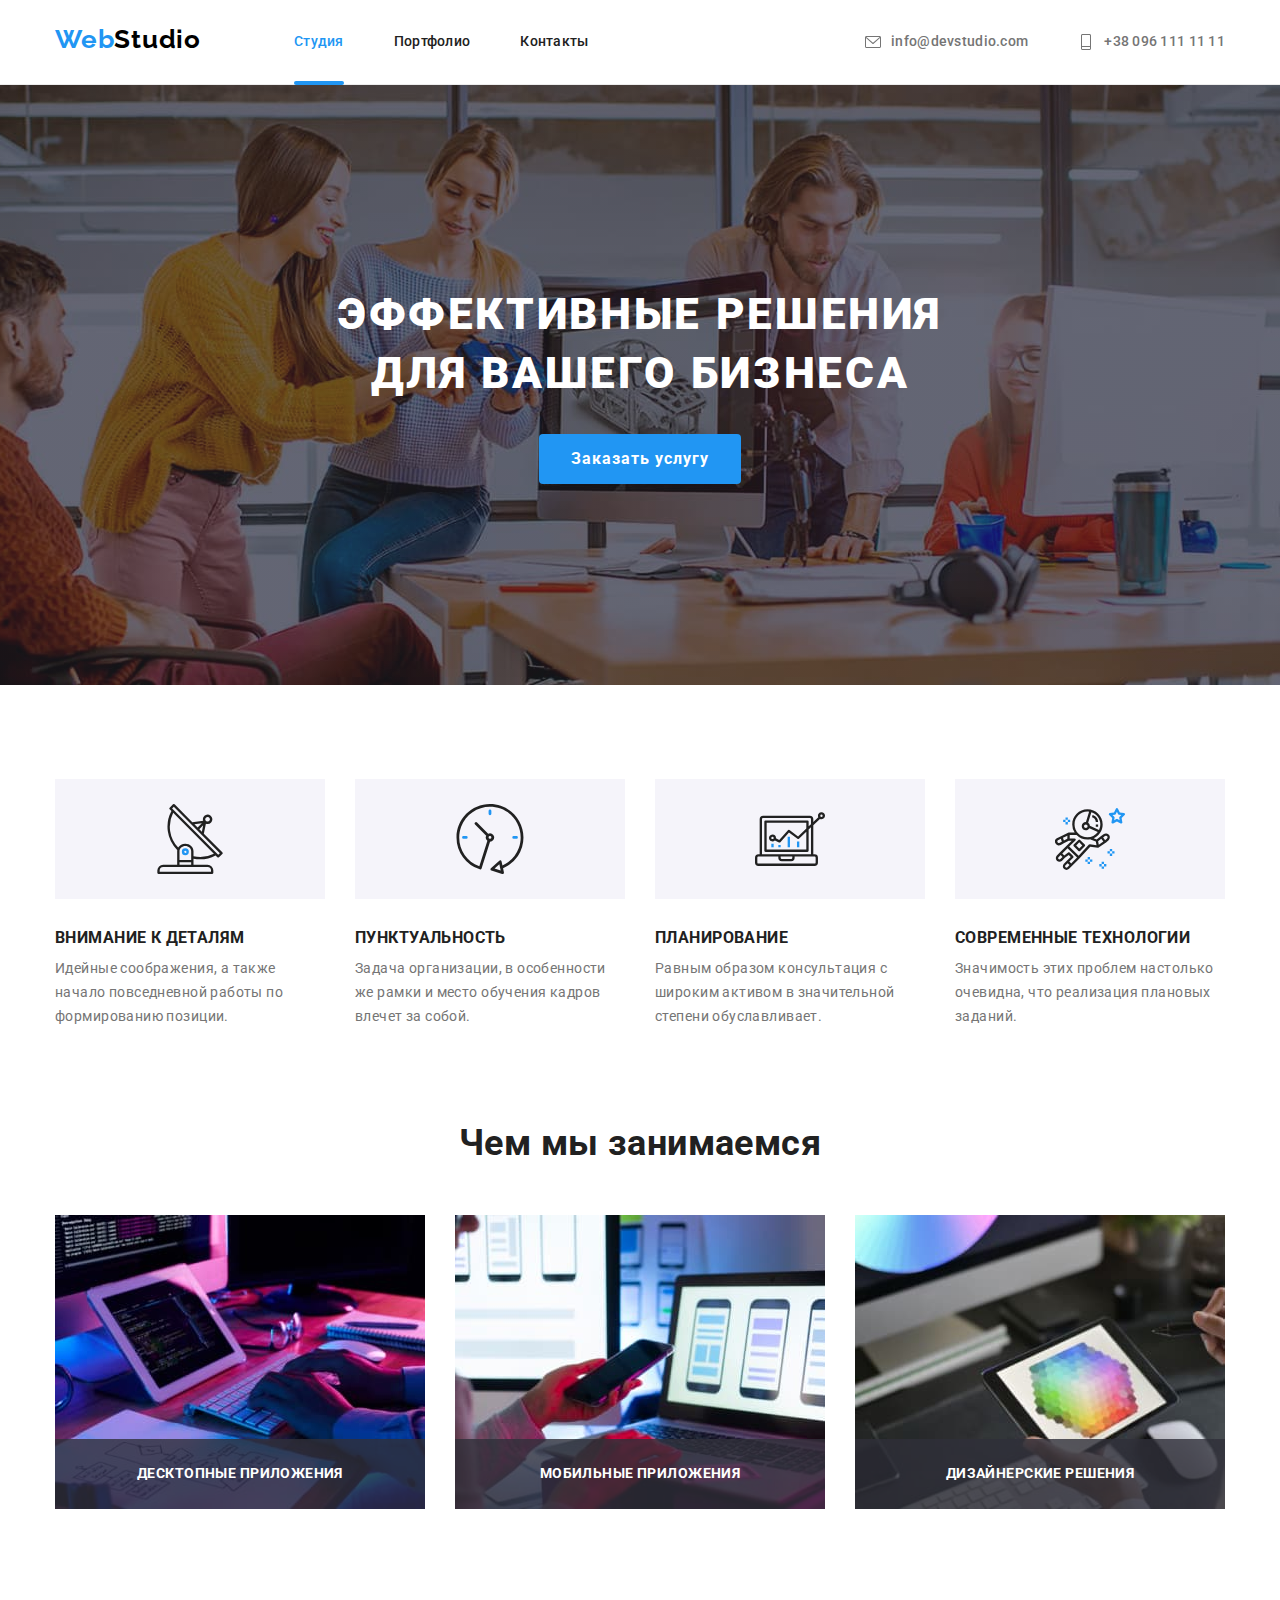
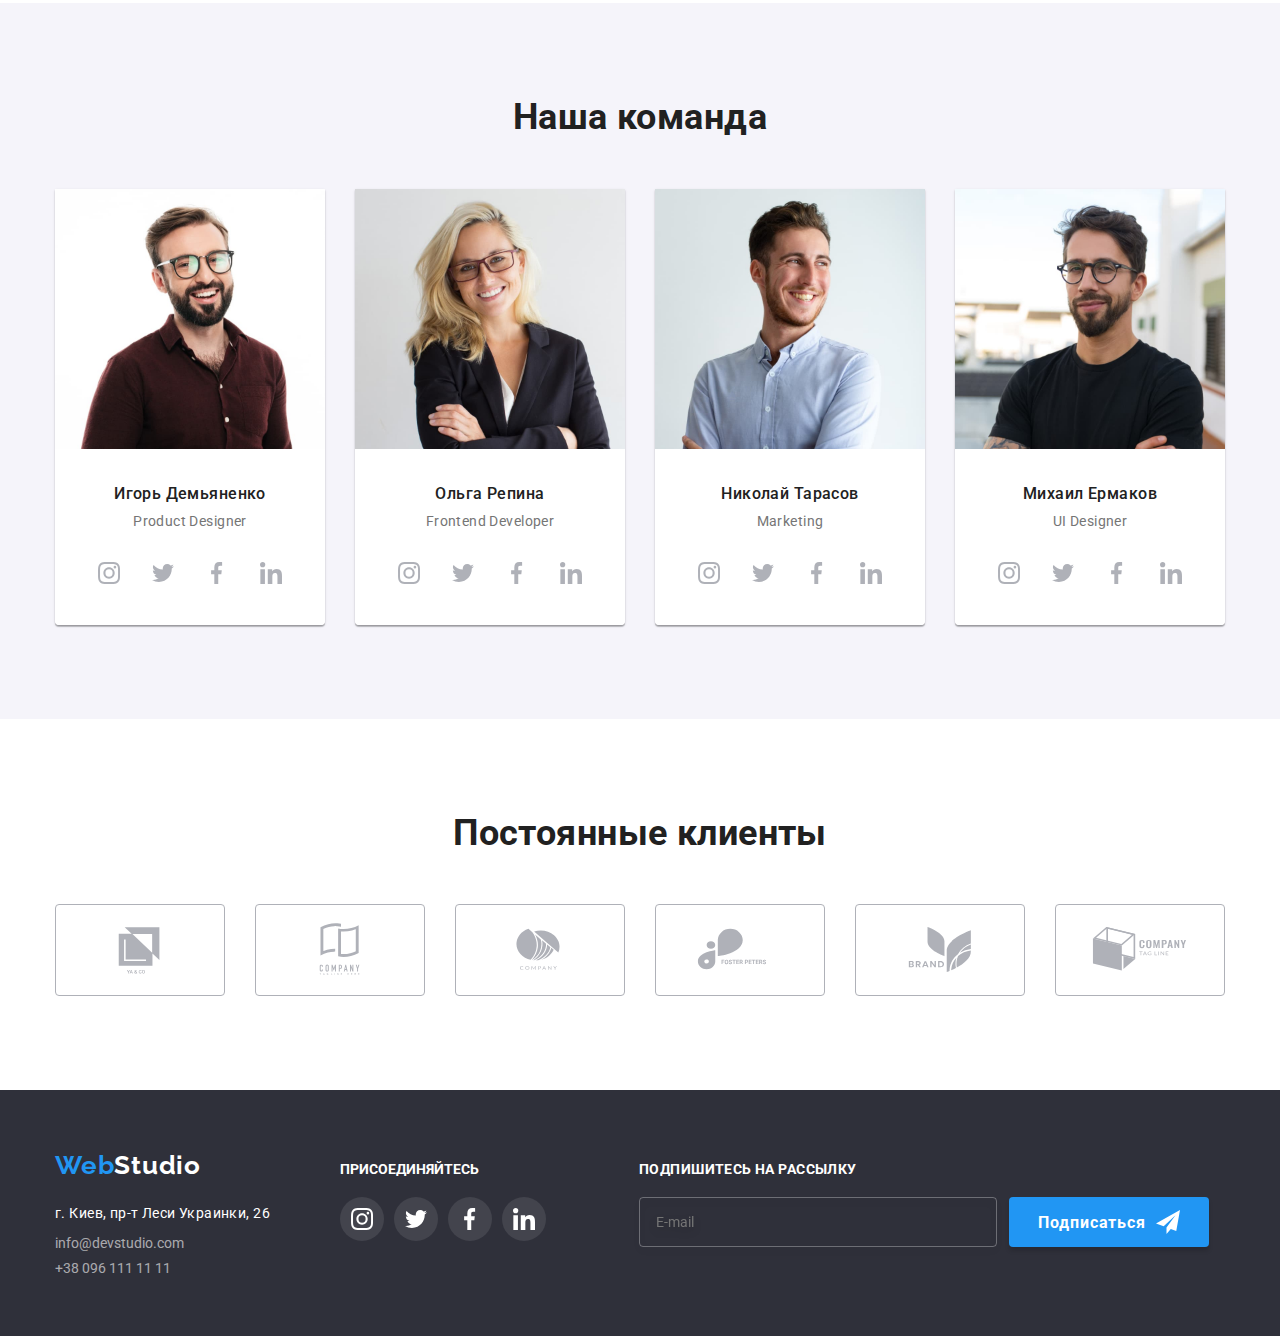
<file: index.html>
<!DOCTYPE html>
<html lang="ru">
<head>
   <meta charset="UTF-8">
   <meta http-equiv="X-UA-Compatible" content="IE=edge">
   <meta name="viewport" content="width=device-width, initial-scale=1.0">
   <title>Студия</title>
   <link href="https://fonts.googleapis.com/css2?family=Raleway:wght@700&family=Roboto:wght@400;500;700;900&display=swap"
      rel="stylesheet">
<link rel="stylesheet" href="https://cdnjs.cloudflare.com/ajax/libs/modern-normalize/1.1.0/modern-normalize.min.css" />
   <link rel="stylesheet" href="./css/styles.css">
</head>
<body>
      <!-- ----------------------------------------------------Header -->
   <header class="header">
      <div class="container head">
      <a href="./index.html" rel="noopener noreferrer" class="logo" lang="en">Web<span class="logo-primary">Studio</span></a>
      <nav class="nav">
         <ul class="nav-list">
            <li class="nav-item"><a class="nav-link curent" href="./index.html">Студия</a></li>
            <li class="nav-item"><a class="nav-link" href="./portfolio.html">Портфолио</a></li>
            <li class="nav-item"><a class="nav-link" href="">Контакты</a></li>
         </ul>
      </nav>
         <ul class="contact-list">
            <li class="contact-item">
               <a class="contact-link" href="mailto:info@devstudio.com"><svg class="icon-contact">
                  <use href="./images/icons-svg/symbol-defs.svg#icon-mail-icon" ></use>
               </svg>info@devstudio.com</a></li>
            <li class="contact-item">
               <a class="contact-link" href="tel:+380961111111"><svg class="icon-contact">
                  <use href="./images/icons-svg/symbol-defs.svg#icon-phone-icon" ></use>
               </svg>+38 096 111 11 11</a>
            </li>
         </ul>
      </div>
   </header>
   <main>
      <!------------------------------------------------------ Hero -->
         <section class="section main">
            <h1 class="main-title">Эффективные решения для вашего бизнеса</h1>
            <button class="main-button" type="button" data-modal-open>Заказать услугу</button>
         </section>
      <!-- -----------------------------------------------Особенности -->
      <section class="section features">
         <div class="container features">
            <h2 class="visually-hidden">Особенности</h2>
            <ul class="features-list">
               <li class="features-item">
                  <div class="features-icon-container">
                     <svg class="icon-features">
                        <use href="./images/features-icon/features-icon.svg#icon-antenna1"></use>
                     </svg>
                  </div>
                  <h3 class="features-caption">Внимание к деталям</h3>
                  <p class="features-text">Идейные соображения, а также начало повседневной работы по формированию позиции.</p>
               </li>
               <li class="features-item">
                  <div class="features-icon-container">
                     <svg class="icon-features">
                        <use href="./images/features-icon/features-icon.svg#icon-clock2"></use>
                     </svg>
                  </div>
                  <h3 class="features-caption">Пунктуальность</h3>
                  <p class="features-text">Задача организации, в особенности же рамки и место обучения кадров влечет за собой.</p>
               </li>
               <li class="features-item">
                  <div class="features-icon-container">
                     <svg class="icon-features">
                        <use href="./images/features-icon/features-icon.svg#icon-diagram3"></use>
                     </svg>
                  </div>
                  <h3 class="features-caption">Планирование</h3>
                  <p class="features-text">Равным образом консультация с широким активом в значительной степени обуславливает.</p>
               </li>
               <li class="features-item">
                  <div class="features-icon-container">
                     <svg class="icon-features">
                        <use href="./images/features-icon/features-icon.svg#icon-astronaut-4"></use>
                     </svg>
                  </div>
                  <h3 class="features-caption">Современные технологии</h3>
                  <p class="features-text">Значимость этих проблем настолько очевидна, что реализация плановых заданий.</p>
               </li>
            </ul>
         </div>
      </section>
      <!-- ---------------------------------------------Чем занимаемся -->
      <section class="section work">
         <div class="container work">
            <h2 class="work-title">Чем мы занимаемся</h2>
            <ul class="work-list">
               <li class="work-item">
                  <div class="work-overlay-box">
                     <p class="work-overlay-caption">Десктопные приложения</p>
                  </div>
                  <img class="work-image" width="370" height="294" src="./images/img.jpg" alt="кодирование">
               </li>
               <li class="work-item">
                  <div class="work-overlay-box">
                     <p class="work-overlay-caption">Мобильные приложения</p>
                  </div>
                  <img class="work-image" width="370" height="294" src="./images/img1.jpg" alt="сервис">
               </li>
               <li class="work-item">
                  <div class="work-overlay-box">
                     <p class="work-overlay-caption">Дизайнерские решения</p>
                  </div>
                  <img class="work-image" width="370" height="294" src="./images/img2.jpg" alt="дизайн">
               </li>
            </ul>
         </div>
      </section>
      <!-- ---------------------------------------------Наша команда -->
      <section class="section team ">
         <div class="container team">
            <h2 class="team-title">Наша команда</h2>
            <ul class="team-list">
               <li class="team-item">
                  <img width="270" height="260" src="./images/person1.jpg" alt="персонал1">
                  <div class="team-box">
                     <h3 class="team-caption">Игорь Демьяненко</h3>
                     <p class="team-text" lang="en">Product Designer</p>
                     <ul class="team-icon-list">
                        <li class="team-icon-item">
                           <a href="#" class="team-icon-link">
                              <svg class="icon-team">
                                 <use href="./images/icons-svg/symbol-defs.svg#icon-instagram-icon"></use>
                              </svg>
                           </a>
                        </li>
                        <li class="team-icon-item">
                           <a href="#" class="team-icon-link">
                              <svg class="icon-team">
                                 <use href="./images/icons-svg/symbol-defs.svg#icon-twitter-icon"></use>
                              </svg>
                           </a>
                        </li>
                        <li class="team-icon-item">
                           <a href="#" class="team-icon-link">
                              <svg class="icon-team">
                                 <use href="./images/icons-svg/symbol-defs.svg#icon-facebook-icon"></use>
                              </svg>
                           </a>
                        </li>
                        <li class="team-icon-item">
                           <a href="#" class="team-icon-link">
                              <svg class="icon-team">
                                 <use href="./images/icons-svg/symbol-defs.svg#icon-linkedin-icon"></use>
                              </svg>
                           </a>
                        </li>
                     </ul>
                  </div>
               </li>
               <li class="team-item">
                  <img width="270" height="260" src="./images/person2.jpg" alt="персонал2">
                  <div class="team-box">
                     <h3 class="team-caption">Ольга Репина</h3>
                     <p class="team-text" lang="en">Frontend Developer</p>
                     <ul class="team-icon-list">
                        <li class="team-icon-item">
                           <a href="#" class="team-icon-link">
                              <svg class="icon-team">
                                 <use href="./images/icons-svg/symbol-defs.svg#icon-instagram-icon"></use>
                              </svg>
                           </a>
                        </li>
                        <li class="team-icon-item">
                           <a href="#" class="team-icon-link">
                              <svg class="icon-team">
                                 <use href="./images/icons-svg/symbol-defs.svg#icon-twitter-icon"></use>
                              </svg>
                           </a>
                        </li>
                        <li class="team-icon-item">
                           <a href="#" class="team-icon-link">
                              <svg class="icon-team">
                                 <use href="./images/icons-svg/symbol-defs.svg#icon-facebook-icon"></use>
                              </svg>
                           </a>
                        </li>
                        <li class="team-icon-item">
                           <a href="#" class="team-icon-link">
                              <svg class="icon-team">
                                 <use href="./images/icons-svg/symbol-defs.svg#icon-linkedin-icon"></use>
                              </svg>
                           </a>
                        </li>
                     </ul>
                  </div>
               </li>
               <li class="team-item">
                  <img width="270" height="260" src="./images/person3.jpg" alt="персонал3">
                  <div class="team-box">
                     <h3 class="team-caption">Николай Тарасов</h3>
                     <p class="team-text" lang="en">Marketing</p>
                     <ul class="team-icon-list">
                        <li class="team-icon-item">
                           <a href="#" class="team-icon-link">
                              <svg class="icon-team">
                                 <use href="./images/icons-svg/symbol-defs.svg#icon-instagram-icon"></use>
                              </svg>
                           </a>
                        </li>
                        <li class="team-icon-item">
                           <a href="#" class="team-icon-link">
                              <svg class="icon-team">
                                 <use href="./images/icons-svg/symbol-defs.svg#icon-twitter-icon"></use>
                              </svg>
                           </a>
                        </li>
                        <li class="team-icon-item">
                           <a href="#" class="team-icon-link">
                              <svg class="icon-team">
                                 <use href="./images/icons-svg/symbol-defs.svg#icon-facebook-icon"></use>
                              </svg>
                           </a>
                        </li>
                        <li class="team-icon-item">
                           <a href="#" class="team-icon-link">
                              <svg class="icon-team">
                                 <use href="./images/icons-svg/symbol-defs.svg#icon-linkedin-icon"></use>
                              </svg>
                           </a>
                        </li>
                     </ul>
                   </div>
               </li>
               <li class="team-item">
                  <img width="270" height="260" src="./images/person4.jpg" alt="персонал4">
                  <div class="team-box">
                     <h3 class="team-caption">Михаил Ермаков</h3>
                     <p class="team-text" lang="en">UI Designer</p>
                     <ul class="team-icon-list">
                        <li class="team-icon-item">
                           <a href="#" class="team-icon-link">
                              <svg class="icon-team">
                                 <use href="./images/icons-svg/symbol-defs.svg#icon-instagram-icon"></use>
                              </svg>
                           </a>
                        </li>
                        <li class="team-icon-item">
                           <a href="#" class="team-icon-link">
                              <svg class="icon-team">
                                 <use href="./images/icons-svg/symbol-defs.svg#icon-twitter-icon"></use>
                              </svg>
                           </a>
                        </li>
                        <li class="team-icon-item">
                           <a href="#" class="team-icon-link">
                              <svg class="icon-team">
                                 <use href="./images/icons-svg/symbol-defs.svg#icon-facebook-icon"></use>
                              </svg>
                           </a>
                        </li>
                        <li class="team-icon-item">
                           <a href="#" class="team-icon-link">
                              <svg class="icon-team">
                                 <use href="./images/icons-svg/symbol-defs.svg#icon-linkedin-icon"></use>
                              </svg>
                           </a>
                        </li>
                     </ul>
                  </div>
               </li>
            </ul>
         </div>
      </section>
      <!-- -----------------------------------------------Наши партнеры -->
      <section class="section client">
         <div class="container client">
            <h2 class="client-title">Постоянные клиенты</h2>
            <ul class="client-list">
               <li class="client-item">
                  <a href="#" class="client-link">
                     <svg class="logo-client">
                        <use href="./images/logo/logo-defs.svg#icon-logo1" ></use>
                     </svg>   
                  </a>
               </li>
               <li class="client-item">
                  <a href="#" class="client-link">
                     <svg class="logo-client">
                        <use href="./images/logo/logo-defs.svg#icon-logo2"></use>
                     </svg>
                  </a>
               </li>
               <li class="client-item">
                  <a href="#" class="client-link">
                     <svg class="logo-client">
                        <use href="./images/logo/logo-defs.svg#icon-logo3"></use>
                     </svg>
                  </a>
               </li>
               <li class="client-item">
                  <a href="#" class="client-link">
                     <svg class="logo-client">
                        <use href="./images/logo/logo-defs.svg#icon-logo4"></use>
                     </svg>
                  </a>
               </li>
               <li class="client-item">
                  <a href="#" class="client-link">
                     <svg class="logo-client">
                        <use href="./images/logo/logo-defs.svg#icon-logo5"></use>
                     </svg>
                  </a>
               </li>
               <li class="client-item">
                  <a href="#" class="client-link">
                     <svg class="logo-client">
                        <use href="./images/logo/logo-defs.svg#icon-logo6"></use>
                     </svg>
                  </a>
               </li>
            </ul>
         </div>
      </section>
   </main>
   <!-------------------------------------------------------Footer -->
   <footer class="footer">
      <div class="container container-footer">
        <div class="container-logo">
         <a href="./index.html" rel="noopener noreferrer" class="logo" lang="en">Web<span
            class="logo-secondary">Studio</span></a>
         <address class="address">
            <p class="address-destination">г. Киев, пр-т Леси Украинки, 26</p>
            <ul class="address-list">
               <li class="address-item"><a class="address-contact" href="mailto:info@devstudio.com">info@devstudio.com</a></li>
               <li class="address-item"><a class="address-contact" href="tel:+380961111111">+38 096 111 11 11</a></li>
            </ul>
         </address>
        </div>
        <div class="container-join">
           <p class="join-title">
            присоединяйтесь
           </p>
           <ul class="join-list">
              <li class="join-items">
                 <a href="#" class="join-link"> 
                  <svg class="icon-join">
                     <use href="./images/icons-svg/symbol-defs.svg#icon-instagram-icon"></use>
                  </svg>
                 </a>
               </li>
              <li class="join-items">
                 <a href="#" class="join-link">
                 <svg class="icon-join">
                    <use href="./images/icons-svg/symbol-defs.svg#icon-twitter-icon" ></use>
                 </svg>   
                  </a>
               </li>
              <li class="join-items">
                 <a href="#" class="join-link">
                  <svg class="icon-join">
                     <use href="./images/icons-svg/symbol-defs.svg#icon-facebook-icon" ></use>
                  </svg>                 
                 </a>
               </li>
              <li class="join-items">
                 <a href="#" class="join-link">
                  <svg class="icon-join">
                     <use href="./images/icons-svg/symbol-defs.svg#icon-linkedin-icon" ></use>
                  </svg>                     
                 </a>
               </li>
           </ul>
        </div>
        <div class="container-sign-up">
           <form action="" class="sugn-up-form" >
              <div class="sign-up-box">
                  <label for="sign-up-mail" class="sign-up-label">Подпишитесь на рассылку</label>
                  <input type="email" name="sign-up-mail" id="sign-up-mail" class="sign-up-input" placeholder="E-mail">
              </div>
            </form>
              <div class="sign-up-button">
                  <button type="submit" class="sign-btn">Подписаться<svg class="sign-up-button-icon">
                     <use href="./images/modal-icon/symbol-defs.svg#icon-sign-up"></use>
                  </svg></button> 
               </div>
        </div>
      </div>
   </footer>
            <div class="backdrop is-hidden" data-modal>
               <div class="modal">
                  <button class="close" data-modal-close>
                     <svg class="icon-button">
                        <use href="./images/modal-icon/symbol-defs.svg#icon-close-black"></use>
                     </svg>
                  </button>
                  <button type="submit" class="modal-button-submit">Отправить</button>
                  <p class="modal-title">Оставьте свои данные, мы вам перезвоним</p>
                  <form action="" class="modal-form" autocomplete="on">
                     <div class="modal-box">
                        <div class="modal-form-box">
                           <label for="user-name" class="modal-label">Имя</label>
                           <div class="box-icon-input">
                              <input type="text" name="user-name" id="user-name" class="modal-input">
                              <svg class="modal-icon-svg">
                                 <use href="./images/modal-icon/symbol-defs.svg#icon-name"></use>
                              </svg>
                           </div>
                        </div>
                        <div class="modal-form-box">
                           <label for="user-tel" class="modal-label">Телефон</label>
                           <div class="box-icon-input">
                              <input type="tel" name="user-tel" id="user-tel" class="modal-input">
                              <svg class="modal-icon-svg">
                                 <use href="./images/modal-icon/symbol-defs.svg#icon-tel"></use>
                              </svg>
                           </div>
                        </div>
                        <div class="modal-form-box">
                           <label for="user-mail" class="modal-label">Почта</label>
                           <div class="box-icon-input">
                              <input type="mail" name="user-mail" id="user-mail" class="modal-input">
                              <svg class="modal-icon-svg">
                                 <use href="./images/modal-icon/symbol-defs.svg#icon-mail"></use>
                              </svg>
                           </div>
                        </div>
                        <div class="modal-form-box">
                           <label for="user-comment" class="modal-label">Комментарий</label>
                           <textarea name="user-comment" id="user-comment" cols="30" rows="10" placeholder="Введите текст"
                              class="modal-area-comment"></textarea>
                        </div>
                        <div class="modal-form-checkbox">
                           <input type="checkbox" name="user-policy" id="user-policy" class="modal-input-policy visually-hidden">
                           <label for="user-policy" class="modal-policy-text"><span class="border-checkbox">
                                 <svg class="icon-check" width="16" height="15">
                                    <use href="./images/checkbox/checkbox-icon.svg#icon-check"></use>
                                 </svg>
                              </span>
                              Соглашаюсь с рассылкой и принимаю
                              <a href="#" class="modal-policy-link">Условия договора</a>
                           </label>
                        </div>
                     </div>
                  </form> 
               </div>
            </div>

   <script src="./js/modal.js"></script>
 </body>
</html>
</file>
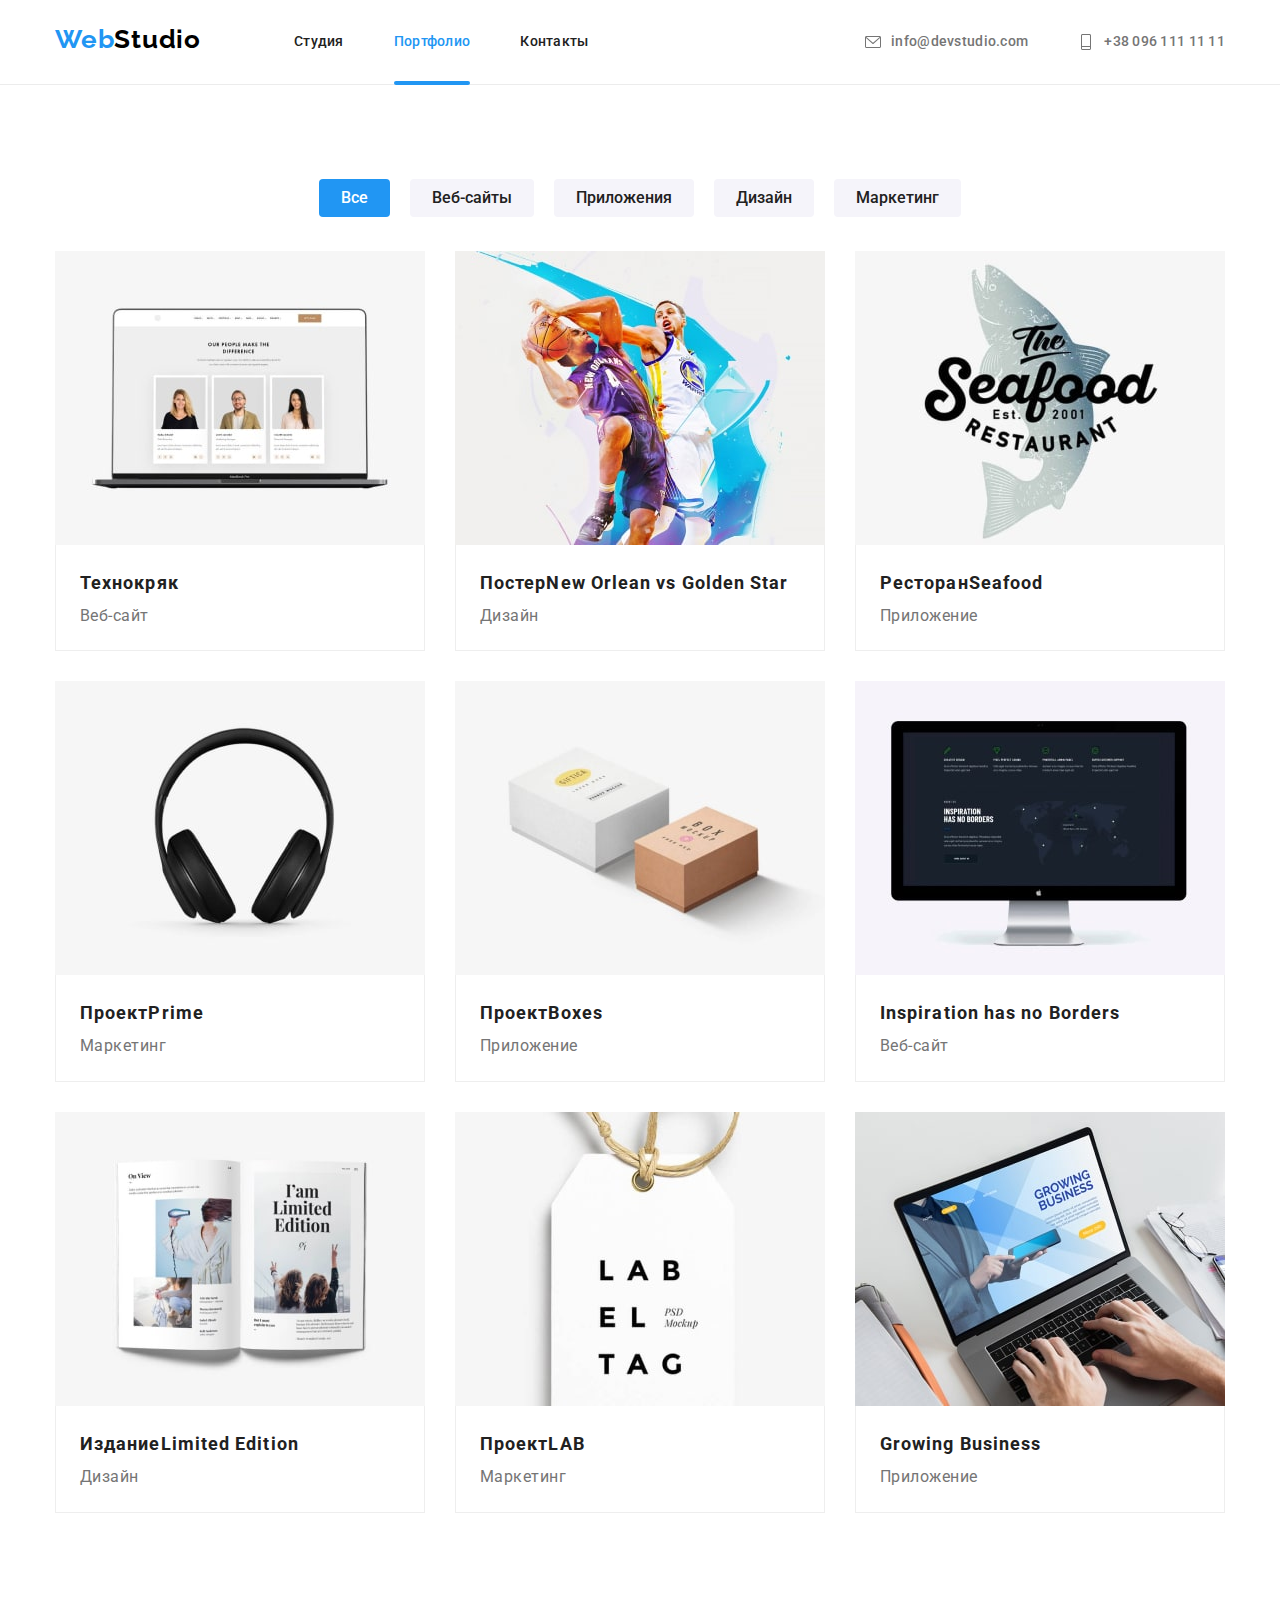
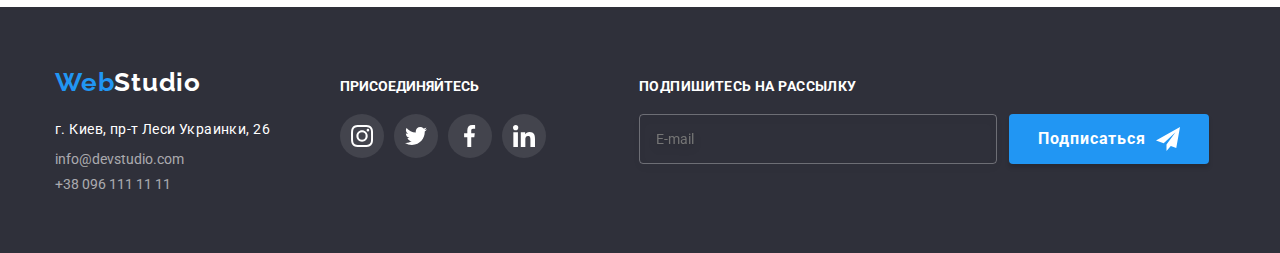
<file: portfolio.html>
<!DOCTYPE html>
<html lang="ru">
<head>
   <meta charset="UTF-8">
   <meta http-equiv="X-UA-Compatible" content="IE=edge">
   <meta name="viewport" content="width=device-width, initial-scale=1.0">
   <title>Портфолио</title>
   <link href="https://fonts.googleapis.com/css2?family=Raleway:wght@700&family=Roboto:wght@400;500;700;900&display=swap"
      rel="stylesheet">
   <link rel="stylesheet" href="https://cdnjs.cloudflare.com/ajax/libs/modern-normalize/1.1.0/modern-normalize.min.css" />
   <link rel="stylesheet" href="./css/styles.css">
</head>
<body>
      <!-- Верхняя шапка -->
      <header class="header">
         <div class="container head">
         <a href="./index.html" rel="noopener noreferrer" class="logo" lang="en">Web<span class="logo-primary">Studio</span></a>
         <nav class="nav">
            <ul class="nav-list">
               <li class="nav-item"><a class="nav-link" href="./index.html">Студия</a></li>
               <li class="nav-item"><a class="nav-link curent" href="./portfolio.html">Портфолио</a></li>
               <li class="nav-item"><a class="nav-link" href="">Контакты</a></li>
            </ul>
         </nav>
            <ul class="contact-list">
               <li class="contact-item">
                  <a class="contact-link" href="mailto:info@devstudio.com"> <svg class="icon-contact">
                     <use href="./images/icons-svg/symbol-defs.svg#icon-mail-icon" ></use>
                  </svg>info@devstudio.com</a>
               </li>
               <li class="contact-item">
                  <a class="contact-link" href="tel:+380961111111"><svg class="icon-contact">
                     <use href="./images/icons-svg/symbol-defs.svg#icon-phone-icon" ></use>
                  </svg>+38 096 111 11 11</a>
               </li>
            </ul>
         </div>
      </header>
      <main>
         <!-- Верхняя линия -->
      <section class="section content">
         <div class="container content">
            <h1 class="visually-hidden">Портфолио</h1>
            <ul class="content-primary-list">
               <li class="content-list">
                  <button class="content-button curent" type="button">Все</button>
               </li>
               <li class="content-list">
                  <button class="content-button" type="button">Веб-сайты</button>
               </li>
               <li class="content-list">
                  <button class="content-button" type="button">Приложения</button>
               </li>
               <li class="content-list">
                  <button class="content-button" type="button">Дизайн</button>
               </li>
               <li class="content-list">
                  <button class="content-button" type="button">Маркетинг</button>
               </li>
            </ul>
            <ul class="content-secondary-list">
               <li class="wrap-items">
                  <a href="" class="content-link">
                     <div class="content-overlay-box">
                        <img class="content-image" width="370" height="294" src="./images/portfolio-img1-min.jpg" alt="Ноутбук">
                        <div class="content-overlay">
                           <p class="content-overlay-caption">
                              Технокряк это современная площадка распространения коронавируса. Компании используют эту платформу для цифрового
                              шпионажа и атак на защищённые сервера конкурентов.
                           </p>
                        </div>
                     </div>
                     <div class="content-block">
                        <h2 class="content-title">Технокряк</h2>
                        <p class="content-text">Веб-сайт</p>
                     </div>
                  </a>
               </li>
               <li class="wrap-items">
                  <a href="" class="content-link">
                     <div class="content-overlay-box">
                        <img class="content-image" width="370" height="294" src="./images/portfolio-img2-min.jpg" alt="Постер">
                        <div class="content-overlay">
                           <p class="content-overlay-caption">
                              Lorem ipsum dolor sit amet consectetur adipisicing elit. Inventore culpa dignissimos vero dicta. Aspernatur eos voluptate dignissimos enim obcaecati ducimus?
                           </p>
                        </div>
                     </div>
                     <div class="content-block">
                        <h2 class="content-title">Постер<span lang="en">New Orlean vs Golden Star</span></h2>
                        <p class="content-text">Дизайн</p>
                     </div>
                  </a>
               </li>
               <li class="wrap-items">
                  <a href="" class="content-link">
                     <div class="content-overlay-box">
                        <img class="content-image" width="370" height="294" src="./images/portfolio-img3-min.jpg" alt="Ресторан">
                        <div class="content-overlay">
                           <p class="content-overlay-caption">
                              Lorem ipsum dolor sit amet consectetur adipisicing elit. Inventore culpa dignissimos vero dicta. Aspernatur eos
                              voluptate dignissimos enim obcaecati ducimus?
                           </p>
                        </div>
                     </div>
                     <div class="content-block">
                        <h2 class="content-title">Ресторан<span lang="en">Seafood</span></h2>
                        <p class="content-text">Приложение</p>
                     </div>
                  </a>
               </li>
               <li class="wrap-items">
                  <a href="" class="content-link">
                     <div class="content-overlay-box">
                        <img class="content-image" width="370" height="294" src="./images/portfolio-img4-min.jpg" alt="Наушник">
                        <div class="content-overlay">
                           <p class="content-overlay-caption">
                              Lorem ipsum dolor sit amet consectetur adipisicing elit. Inventore culpa dignissimos vero dicta. Aspernatur eos
                              voluptate dignissimos enim obcaecati ducimus?
                           </p>
                        </div>
                     </div>
                     <div class="content-block">
                        <h2 class="content-title">Проект<span lang="en">Prime</span></h2>
                        <p class="content-text">Маркетинг</p>
                     </div>
                  </a>
               </li>
               <li class="wrap-items">
                  <a href="" class="content-link">
                     <div class="content-overlay-box">
                        <img class="content-image" width="370" height="294" src="./images/portfolio-img5-min.jpg" alt="Коробки">
                        <div class="content-overlay">
                           <p class="content-overlay-caption">
                              Lorem ipsum dolor sit amet consectetur adipisicing elit. Inventore culpa dignissimos vero dicta. Aspernatur eos
                              voluptate dignissimos enim obcaecati ducimus?
                           </p>
                        </div>
                     </div>
                     <div class="content-block">
                        <h2 class="content-title">Проект<span lang="en">Boxes</span></h2>
                        <p class="content-text">Приложение</p>
                     </div>
                  </a>
               </li>
               <li class="wrap-items">
                  <a href="" class="content-link">
                     <div class="content-overlay-box">
                        <img class="content-image" width="370" height="294" src="./images/portfolio-img6-min.jpg" alt="Компьютер">
                        <div class="content-overlay">
                           <p class="content-overlay-caption">
                              Lorem ipsum dolor sit amet consectetur adipisicing elit. Inventore culpa dignissimos vero dicta. Aspernatur eos
                              voluptate dignissimos enim obcaecati ducimus?
                           </p>
                        </div>
                     </div>
                     <div class="content-block">
                        <h2 class="content-title" lang="en">Inspiration has no Borders</h2>
                        <p class="content-text">Веб-сайт</p>
                     </div>
                  </a>
               </li>
               <li class="wrap-items">
                  <a href="" class="content-link">
                     <div class="content-overlay-box">
                        <img class="content-image" width="370" height="294" src="./images/portfolio-img7-min.jpg" alt="Книга">
                        <div class="content-overlay">
                           <p class="content-overlay-caption">
                              Lorem ipsum dolor sit amet consectetur adipisicing elit. Inventore culpa dignissimos vero dicta. Aspernatur eos
                              voluptate dignissimos enim obcaecati ducimus?
                           </p>
                        </div>
                     </div>
                     <div class="content-block">
                        <h2 class="content-title">Издание<span lang="en">Limited Edition</span></h2>
                        <p class="content-text">Дизайн</p>
                     </div>
                  </a>
               </li>
               <li class="wrap-items">
                  <a href="" class="content-link">
                     <div class="content-overlay-box">
                        <img class="content-image" width="370" height="294" src="./images/portfolio-img8-min.jpg" alt="Бирка">
                        <div class="content-overlay">
                           <p class="content-overlay-caption">
                              Lorem ipsum dolor sit amet consectetur adipisicing elit. Inventore culpa dignissimos vero dicta. Aspernatur eos
                              voluptate dignissimos enim obcaecati ducimus?
                           </p>
                        </div>
                     </div>
                     <div class="content-block"><h2 class="content-title">Проект<span lang="en">LAB</span></h2>
                     <p class="content-text">Маркетинг</p>
                  </div>
                  </a>
               </li>
               <li class="wrap-items">
                  <a href="" class="content-link">
                     <div class="content-overlay-box">
                        <img class="content-image" width="370" height="294" src="./images/portfolio-img9-min.jpg" alt="Бизнес">
                        <div class="content-overlay">
                           <p class="content-overlay-caption">
                              Lorem ipsum dolor sit amet consectetur adipisicing elit. Inventore culpa dignissimos vero dicta. Aspernatur eos
                              voluptate dignissimos enim obcaecati ducimus?
                           </p>
                        </div>
                     </div>
                     <div class="content-block">
                        <h2 class="content-title" lang="en">Growing Business</h2>
                        <p class="content-text">Приложение</p>
                     </div>
                  </a>
               </li>
            </ul>
         </div>
      </section>
      </main>
      <!-- Подвал -->
      <footer class="footer">
         <div class="container container-footer">
           <div class="container-logo">
            <a href="./index.html" rel="noopener noreferrer" class="logo" lang="en">Web<span
               class="logo-secondary">Studio</span></a>
            <address class="address">
               <p class="address-destination">г. Киев, пр-т Леси Украинки, 26</p>
               <ul class="address-list">
                  <li class="address-item"><a class="address-contact" href="mailto:info@devstudio.com">info@devstudio.com</a></li>
                  <li class="address-item"><a class="address-contact" href="tel:+380961111111">+38 096 111 11 11</a></li>
               </ul>
            </address>
           </div>
           <div class="container-join">
              <p class="join-title">
               присоединяйтесь
              </p>
              <ul class="join-list">
                 <li class="join-items">
                    <a href="" class="join-link"> 
                     <svg class="icon-join">
                        <use href="./images/icons-svg/symbol-defs.svg#icon-instagram-icon"></use>
                     </svg>
                    </a>
                  </li>
                 <li class="join-items">
                    <a href="" class="join-link">
                    <svg class="icon-join">
                       <use href="./images/icons-svg/symbol-defs.svg#icon-twitter-icon" ></use>
                    </svg>   
                     </a>
                  </li>
                 <li class="join-items">
                    <a href="" class="join-link">
                     <svg class="icon-join">
                        <use href="./images/icons-svg/symbol-defs.svg#icon-facebook-icon" ></use>
                     </svg>                 
                    </a>
                  </li>
                 <li class="join-items">
                    <a href="" class="join-link">
                     <svg class="icon-join ">
                        <use href="./images/icons-svg/symbol-defs.svg#icon-linkedin-icon" ></use>
                     </svg>                     
                    </a>
                  </li>
              </ul>
          </div>
         <div class="container-sign-up">
            <form action="" class="sugn-up-form">
               <div class="sign-up-box">
                  <label for="sign-up-mail" class="sign-up-label">Подпишитесь на рассылку</label>
                  <input type="email" name="sign-up-mail" id="sign-up-mail" class="sign-up-input" placeholder="E-mail">
               </div>
            </form>
            <div class="sign-up-button">
               <button type="submit" class="sign-btn">Подписаться<svg class="sign-up-button-icon">
                     <use href="./images/modal-icon/symbol-defs.svg#icon-sign-up"></use>
                  </svg></button>
            </div>
         
         </div>
         </div>
      </footer>
   </body>
</html>
</file>
<file: css/styles.css>
:root {
  --primary-text-color: #757575;
  --title-text-color: #212121;
  --accent-color: #2196f3;
  --primary-white-color: #ffffff;
  --button-bgc-color: #f5f4fa;
  --header-bgc-color: #2f303a;
  --team-bgc-color: #f5f4fa;
  --footer-contact-color: rgba(255, 255, 255, 0.6);
  --header-border-color: #ececec;
  --content-border-color: #eeeeee;
  --features-icon-background: #f5f4fa;
  --features-icon-color: #212121;
  --footer-icon-background: #43444d;
  --team-icon-color: #afb1b8;
  --client-border-color: #afb1b8;
  --client-logo-color: #afb1b8;
  --logo-primary-color: #000000;
  --overflow-bgc-color: rgba(33, 150, 243, 0.9);
  --timing-function: cubic-bezier(0.4, 0, 0.2, 1);
  --work-overlay-bgc-color: rgba(47, 48, 58, 0.8);
  --modal-title-color: #212121;
  --modal-icon-input-color: #212121;
  --modal-text-color: #757575;
  --modal-comment-placeholder: rgba(117, 117, 117, 0.5);
  --modal-policy-link: #2196f3;
  --modal-button-submit-color: #ffffff;
  --modal-checkbox-border-color: #212121;
}

li {
  list-style: none;
}
img {
  display: block;
}

h1,
h2,
h3,
h4,
h5,
h6,
p,
ul {
  margin: 0;
  padding: 0;
}
ul {
  display: inline-block;
  padding-left: 0;
}
.logo,
.features,
.work,
.team,
.client,
.content-item .content-button,
.content-text,
.address-destination,
.content-overlay-caption {
  letter-spacing: 0.03em;
}

.visually-hidden {
  position: absolute;
  width: 1px;
  height: 1px;
  margin: -1px;
  border: 0;
  padding: 0;
  white-space: nowrap;
  clip-path: inset(100%);
  clip: rect(0 0 0 0);
  overflow: hidden;
}

body {
  background-color: var(--primary-white-color);
  color: var(--primary-text-color);
  font-family: Roboto, sans-serif;
  font-size: 14px;
}

.container {
  width: 1200px;
  margin: 0 auto;
  padding: 0 15px;
}

.section {
  padding: 94px 0px;
}

/*  --------------------------------Header */
.header {
  border-bottom: 1px solid var(--header-border-color);
}
/* ---------------------------------Logo */
.logo {
  display: block;
  padding-top: 24px;
  padding-bottom: 24px;
  text-decoration: none;
  line-height: 1.2;
  color: var(--accent-color);
  font-family: Raleway, sans-serif;
  font-weight: 700;
  font-size: 26px;
}
.logo-primary {
  color: var(--logo-primary-color);

  font-family: Raleway, sans-serif;
  font-weight: 700;
  font-size: 26px;
}
.logo-secondary {
  color: var(--primary-white-color);

  font-family: Raleway, sans-serif;
  font-weight: 700;
  font-size: 26px;
}
/* -------------------------------------Navigation */
.nav-item .nav-link:hover,
.nav-item .nav-link:focus,
.contact-item .contact-link:hover,
.contact-item .contact-link:focus {
  color: var(--accent-color);
}
.nav {
  margin-left: 93px;
}
.nav-list {
  display: flex;
}
.nav-list .nav-item + .nav-item {
  margin-left: 50px;
}
.nav-item .nav-link {
  display: block;
  padding-top: 32px;
  padding-bottom: 32px;

  color: var(--title-text-color);

  font-weight: 500;
  line-height: 1.4;
  letter-spacing: 0.02em;
  text-decoration: none;

  transition: color 250ms var(--timing-function);
}
.nav-item .nav-link.curent {
  color: var(--accent-color);
}
.nav-link {
  position: relative;
}
.nav-link.curent::after {
  content: ' ';
  width: 100%;
  height: 4px;
  position: absolute;
  bottom: -1px;
  left: 0;

  background-color: var(--accent-color);
  border-radius: 2px;
}

/* --------------------------------Contacts */
.contact-item .contact-link {
  display: flex;
  align-items: center;
  padding-top: 32px;
  padding-bottom: 32px;

  color: var(--primary-text-color);

  font-weight: 500;
  line-height: 1.4;
  letter-spacing: 0.02em;

  transition: color 250ms var(--timing-function);
}
.container.head {
  display: flex;
}
.contact-link,
.address-contact {
  text-decoration: none;
}
.contact-list {
  display: flex;
  margin-left: auto;
}
.contact-list .contact-item + .contact-item {
  margin-left: 50px;
}
.contact-item {
  display: flex;
  align-items: center;
}

.icon-contact {
  width: 16px;
  height: 16px;
  margin-right: 10px;
  fill: currentColor;
}
/* --------------------------------------Hero */

.section.main {
  padding-top: 200px;
  padding-bottom: 200px;
  text-align: center;
  max-width: 1600px;
  height: 600px;
  margin-left: auto;
  margin-right: auto;

  background-image: linear-gradient(to right, rgba(47, 48, 58, 0.4), rgba(47, 48, 58, 0.4)),
    url('../images/background.jpg');
  background-position: center;
  background-repeat: no-repeat;
  background-size: cover;
  background-color: var(--header-bgc-color);
}

.main-title {
  width: 696px;
  margin: 0 auto;
  color: var(--primary-white-color);
  font-size: 44px;
  font-weight: 900;
  line-height: 1.36;
  letter-spacing: 0.06em;
  text-transform: uppercase;
}

/* --------------------------------------Button (modal page) */
.main-button {
  display: inline-block;
  margin-top: 30px;
  margin-left: auto;
  margin-right: auto;
  padding: 10px 32px;

  color: var(--primary-white-color);
  background-color: var(--accent-color);

  font-family: Roboto, sans-serif;
  font-weight: 700;
  line-height: 1.87;
  font-size: 16px;
  letter-spacing: 0.06em;
  border-style: none;
  cursor: pointer;
  border-radius: 4px;
}
.backdrop {
  position: fixed;
  top: 0;
  left: 0;
  width: 100%;
  height: 100%;
  margin: 17px auto;

  background-color: rgba(0, 0, 0, 0.2);

  opacity: 1;
  visibility: visible;
  transition: opacity 250ms var(--timing-function), visibility 250ms var(--timing-function);
}
.backdrop.is-hidden {
  opacity: 0;
  visibility: hidden;
  pointer-events: none;
}
.modal {
  position: fixed;
  top: 50%;
  left: 50%;
  transform: translate(-50%, -50%);
  padding: 40px;
  min-width: 528px;
  min-height: 581px;

  background-color: #fff;
  border-radius: 4px;
  box-shadow: 0px 1px 3px rgba(0, 0, 0, 0.12), 0px 1px 1px rgba(0, 0, 0, 0.14),
    0px 2px 1px rgba(0, 0, 0, 0.2);
}
.modal-title {
  margin-bottom: 12px;
  font-weight: 700;
  font-size: 20px;
  line-height: 1.15;
  letter-spacing: 0.03em;

  color: var(--modal-title-color);
}
/* -------------------------------Modal Form ----------- */
.modal-box {
  margin: 0;
  padding: 0;
}
.modal-box :nth-child(4){
  margin-bottom: 20px;
}
.modal-form-box {
  /* display: block; */
  width: 100%;
  margin-bottom: 10px;
}

.modal-input {
  padding-left: 42px;
  width: 100%;
  height: 40px;

  border-radius: 4px;
  border: 1px solid rgba(33, 33, 33, 0.2);
  outline: none;

  transition: border-color 250ms var(--timing-function);
}
.modal-label {
  display: block;
  padding-bottom: 4px;
  font-weight: normal;
  font-size: 12px;
  line-height: 1.16;
  letter-spacing: 0.01em;

  color: var(--modal-text-color);
}
.modal-area-comment {
  padding: 12px 16px;
  width: 100%;
  height: 120px;
  border: 1px solid rgba(33, 33, 33, 0.2);
  border-radius: 4px;

  resize: none;
  outline: none;
  transition: border-color 250ms var(--timing-function);
}
.modal-area-comment:focus {
  border-color: var(--accent-color);
}

.box-icon-input {
  position: relative;
  width: 100%;

  color: var(--modal-icon-input-color);
}

.modal-input:focus {
  border-color: var(--accent-color);
}
.modal-input:focus + .modal-icon-svg {
  fill: var(--accent-color);
}

.modal-icon-svg {
  position: absolute;
  top: 50%;
  left: 15px;
  transform: translateY(-50%);
  width: 13px;
  height: 13px;
  fill: currentColor;
  transition: fill 250ms var(--timing-function);
}
/**------------ Checkbox */
.modal-form-checkbox {
  margin-bottom: 30px;
}
.modal-policy-text {
  display: flex;
  justify-content: center;
  align-items: center;
  height: 15px;
  font-size: 14px;
  line-height: 1.71;
  letter-spacing: 0.03em;
}
.modal-input-policy {
  cursor: pointer;
}
.border-checkbox {
  display: flex;
  justify-content: center;
  align-items: center;
  width: 16px;
  height: 15px;
  border: 2px solid var(--modal-checkbox-border-color);
  border-radius: 2px;
  margin-right: 8px;

  transition: background-color 250ms var(--timing-function),
    border-color 250ms var(--timing-function);
}
.icon-check {
  fill: transparent;
}
.modal-input-policy:focus + .modal-policy-text .border-checkbox,
.modal-input-policy:hover + .modal-policy-text .border-checkbox {
  border-color: #2196f3;
}

.modal-input-policy:checked + .modal-policy-text .border-checkbox {
  background-color: var(--accent-color);
  border: none;
}
.modal-input-policy:checked:focus + .modal-policy-text .icon-check {
  fill: var(--primary-white-color);
}
.modal-policy-link {
  color: var(--modal-policy-link);
  text-decoration: underline;
  font-size: 14px;
  line-height: 1.71;
  letter-spacing: 0.03em;
  text-decoration-skip-ink: none;
  margin-left: 3px;
}
.modal-button-submit {
  position: absolute;
  left: 50%;
  bottom: 40px;
  transform: translateX(-50%);
  width: 200px;
  height: 50px;

  background-color: var(--accent-color);
  color: var(--modal-button-submit-color);
  box-shadow: 0px 4px 4px rgba(0, 0, 0, 0.15);
  border-radius: 4px;
  border: none;

  font-weight: 700;
  font-size: 16px;
  line-height: 1.87;
  letter-spacing: 0.06em;
  cursor: pointer;
}
.close {
  position: absolute;
  right: 8px;
  top: 8px;

  width: 30px;
  height: 30px;
  border-radius: 50%;

  background: #ffffff;
  border: 1px solid rgba(0, 0, 0, 0.1);
  cursor: pointer;

  transition: color 250ms var(--timing-function);
}
.close:hover,
.close:focus {
  color: var(--accent-color);
}
.icon-button {
  width: 100%;
  height: 100%;
  fill: currentColor;
}

/* -------------------------------Особенности */
.features-list {
  display: flex;
  justify-content: space-between;
}
.features-list .features-item + .features-item {
  margin-left: 30px;
}
.features-item {
  width: 270px;
}
.features-caption {
  margin-bottom: 10px;

  color: var(--title-text-color);
  line-height: 1.14;
  text-transform: uppercase;
}
.features-text {
  line-height: 1.71;
}
.features-icon-container {
  display: flex;
  justify-content: center;
  align-items: center;
  height: 120px;
  margin-bottom: 30px;
  color: var(--features-icon-color);

  background-color: var(--features-icon-background);
}
.icon-features {
  width: 70px;
  height: 70px;
  fill: currentColor;
}
/* --------------------------------Чем занимаемся  */
.work-title,
.team-title,
.client-title {
  color: var(--title-text-color);
  font-size: 36px;
  font-weight: 700;
  line-height: 1.16;
}
.section.work {
  padding-top: 0;
}
.work-list {
  display: flex;
  justify-content: space-between;
}
.work-list .work-item + .work-item {
  margin-left: 30px;
}
.work-item {
  position: relative;
}
.work-overlay-box {
  display: flex;
  justify-content: center;
  align-items: center;

  position: absolute;
  width: 100%;
  height: 70px;
  bottom: 0;
  left: 0;

  background-color: var(--work-overlay-bgc-color);
}
.work-overlay-caption {
  font-weight: bold;
  line-height: 1.14;
  letter-spacing: 0.03em;
  text-transform: uppercase;

  color: var(--primary-white-color);
}
/* --------------------------------------Наша команда */
.section.team {
  background-color: var(--team-bgc-color);
}
.work-title,
.team-title,
.client-title {
  text-align: center;
  margin-bottom: 50px;
}
.team-caption {
  color: var(--title-text-color);
  font-weight: 500;
  font-size: 16px;
  line-height: 1.87;
}
.team-text {
  color: var(--primary-text-color);
  line-height: 1.87;
  margin-bottom: 16px;
}
.team-list {
  display: flex;
}
.team-item {
  box-shadow: 0px 1px 3px rgba(0, 0, 0, 0.12), 0px 1px 1px rgba(0, 0, 0, 0.14),
    0px 2px 1px rgba(0, 0, 0, 0.2);
  border-radius: 0px 0px 4px 4px;
}
.team-list .team-item + .team-item {
  margin-left: 30px;
}
.team-box {
  background-color: var(--primary-white-color);
  padding: 30px 32px;
  text-align: center;
  border-radius: 0px 0px 4px 4px;
}
.team-icon-list {
  display: flex;
}

.team-icon-list .team-icon-item + .team-icon-item {
  margin-left: 10px;
}
.team-icon-link {
  display: flex;
  justify-content: center;
  align-items: center;
  width: 44px;
  height: 44px;

  color: var(--team-icon-color);

  transition: color 250ms var(--timing-function), background-color 250ms var(--timing-function),
    border-radius 250ms var(--timing-function);
}
.icon-team {
  width: 22px;
  height: 22px;
  fill: currentColor;
}

.team-icon-link:hover,
.team-icon-link:focus {
  color: var(--primary-white-color);
  background-color: var(--accent-color);
  border-radius: 50%;
}
/*---------------------------Наши партнеры */

.client-list {
  display: flex;
}
.client-list .client-item + .client-item {
  margin-left: 30px;
}
.client-link:hover,
.client-link:focus {
  color: var(--accent-color);
  border-color: var(--accent-color);
}
.client-link {
  display: flex;
  align-items: center;
  justify-content: center;
  width: 170px;
  height: 92px;

  color: var(--client-logo-color);
  border: 1px solid var(--client-border-color);
  border-radius: 4px;

  transition: color 20ms var(--timing-function), border-color 250ms var(--timing-function);
}
.logo-client {
  width: 106px;
  height: 60px;
  fill: currentColor;
}
/*------------------------ Портфолио кнопки */
.content-primary-list .content-button {
  display: inline-block;
  padding: 6px 22px;

  color: var(--title-text-color);
  background-color: var(--button-bgc-color);
  border-style: none;
  border-radius: 4px;
  cursor: pointer;

  font-family: Roboto, sans-serif;
  font-weight: 500;
  font-size: 16px;
  line-height: 1.62;

  transition: color 250ms var(--timing-function), backgroung-color 250ms var(--timing-function),
    box-shadow 250ms var(--timing-function);
}
.content-button.curent {
  color: var(--primary-white-color);
  background-color: var(--accent-color);
}
.content-button:hover,
.content-button:focus {
  color: var(--primary-white-color);
  background-color: var(--accent-color);
  box-shadow: 0px 3px 1px rgba(0, 0, 0, 0.1), 0px 1px 2px rgba(0, 0, 0, 0.08),
    0px 2px 2px rgba(0, 0, 0, 0.12);
}
.content-primary-list {
  display: flex;
  justify-content: center;
  margin-bottom: 34px;
}

.content-primary-list .content-list + .content-list {
  margin-left: 20px;
}

/*--------------------------------Портфолио контент*/
.content-secondary-list {
  display: flex;
  flex-wrap: wrap;
}
.wrap-items {
  width: 370px;
  margin-right: 30px;
  margin-bottom: 30px;
}
.wrap-items:nth-child(3n) {
  margin-right: 0;
}
.wrap-items:nth-last-child(-n + 3) {
  margin-bottom: 0;
}

/* --------------------------------Portfolio Overflow content */
.content-overlay-box {
  position: relative;
  overflow: hidden;
}

.content-overlay {
  position: absolute;
  width: 100%;
  height: 100%;
  top: 0;
  left: 0;
  padding: 63px 24px;

  background-color: var(--overflow-bgc-color);

  transform: translateY(+101%);
  transition: transform 250ms var(--timing-function);
}
.content-link:hover .content-overlay,
.content-link:focus .content-overlay {
  transform: translateY(0);
}
.content-overlay-caption {
  color: #ffffff;

  font-size: 18px;
  line-height: 1.56;
}
/* ----------------------------------- */
.content-text {
  color: var(--primary-text-color);

  font-size: 16px;
  line-height: 1.87;
}
.content-title {
  color: var(--title-text-color);

  font-size: 18px;
  line-height: 2;
  font-weight: 700;
  letter-spacing: 0.06em;
}
.content-link {
  text-decoration: none;
  display: block;

  transition: box-shadow 250ms var(--timing-function);
}
.content-link:hover,
.content-link:focus {
  box-shadow: 0px 1px 1px rgba(0, 0, 0, 0.12), 0px 4px 4px rgba(0, 0, 0, 0.06),
    1px 4px 6px rgba(0, 0, 0, 0.16);
}
.content-block {
  padding: 20px 24px;
  border: 1px solid var(--content-border-color);
  border-top: 0;
}
/* ----------------------------------------Footer */
.footer {
  background-color: var(--header-bgc-color);
  padding: 60px 0;
}
.container.container-footer {
  display: flex;
  align-items: baseline;
}
/* -------------------------------------Footer-logo */

.address-item:not(:last-child) {
  margin-bottom: 9px;
}
.address-item .address-contact {
  font-style: normal;

  color: var(--footer-contact-color);
  transition: color 250ms var(--timing-function);
}
.address-item .address-contact:hover,
.address-item .address-contact:focus {
  color: var(--accent-color);
}
.address-destination {
  display: block;
  margin-bottom: 9px;
  color: var(--primary-white-color);
  line-height: 1.71;
  font-style: normal;
}
/* ----------------------------------------Footer-join */
.container-logo .logo {
  padding: 0;
  margin-bottom: 20px;
}
.container-join {
  margin-left: 70px;
}
.join-title {
  font-weight: bold;
  color: var(--primary-white-color);
  text-transform: uppercase;
  margin-bottom: 20px;
}
.join-list {
  display: flex;
}
.join-link {
  display: inline-flex;
  justify-content: center;
  align-items: center;
  width: 44px;
  height: 44px;
  border-radius: 50%;
  background-color: var(--footer-icon-background);
  color: var(--primary-white-color);
  transition: background-color 250ms var(--timing-function);
}
.join-link:hover,
.join-link:focus {
  color: var(--primary-white-color);
  background-color: var(--accent-color);
}
.join-list .join-items + .join-items {
  margin-left: 10px;
}
.icon-join {
  width: 22px;
  height: 22px;
  fill: currentColor;
}
/* -------------------------------Fotter Sign-up */
.container-sign-up {
  margin-left: 93px;
  display: flex;
  align-items: flex-end;
  flex-grow: 1;
}

.sign-up-label {
  margin-bottom: 20px;
  font-weight: 700;
  font-size: 14px;
  line-height: 1.15;
  letter-spacing: 0.03em;
  text-transform: uppercase;

  color: var(--primary-white-color);
}
.sign-up-input {
  width: 358px;
  height: 50px;
  padding-left: 16px;

  border: 1px solid rgba(255, 255, 255, 0.3);
  filter: drop-shadow(0px 4px 4px rgba(0, 0, 0, 0.15));
  border-radius: 4px;
  background-color: transparent;
  color: var(--primary-white-color);
}
.sign-up-box {
  display: flex;
  flex-direction: column;
}
.sugn-up-form {
  display: flex;
  width: 358px;
}
.sign-up-button {
  margin-left: 12px;
  width: 200px;
  height: 50px;
  color: #ececec;
}
.sign-btn {
  width: 100%;
  height: 100%;
  display: flex;
  align-items: center;
  justify-content: center;
  text-align: center;

  box-shadow: 0px 4px 4px rgba(0, 0, 0, 0.15);
  color: var(--primary-white-color);
  background-color: var(--accent-color);
  border-radius: 4px;
  border: none;
  cursor: pointer;

  font-weight: 700;
  font-size: 16px;
  line-height: 1.87;
  letter-spacing: 0.06em;
}
.sign-up-button-icon {
  margin-left: 10px;
  width: 24px;
  height: 24px;
  fill: currentColor;
}
</file>
